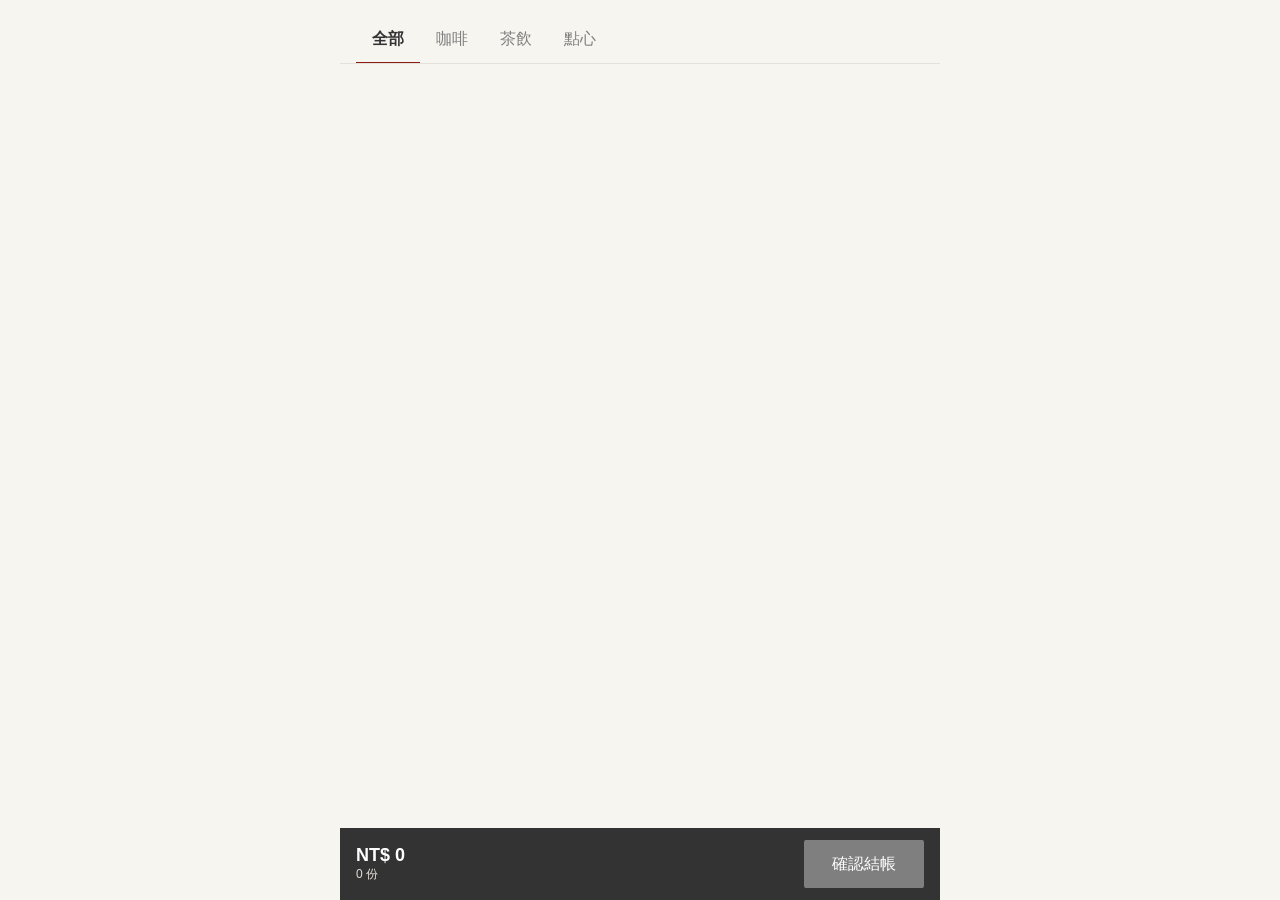
<file: coffee-order-system/frontend/index.html>
<!DOCTYPE html>
<html lang="zh-TW">
<head>
    <meta charset="UTF-8">
    <meta name="viewport" content="width=device-width, initial-scale=1.0, maximum-scale=1.0, user-scalable=no">
    <title>無印風咖啡點餐系統</title>
    <link rel="stylesheet" href="css/style.css">
</head>
<body>
    <header>
        <nav class="nav-tabs" id="category-tabs">
            <button class="nav-item active" data-category="全部">全部</button>
            <button class="nav-item" data-category="咖啡">咖啡</button>
            <button class="nav-item" data-category="茶飲">茶飲</button>
            <button class="nav-item" data-category="點心">點心</button>
        </nav>
    </header>

    <main class="product-list" id="product-list"></main>

    <template id="product-template">
        <div class="product-card">
            <div class="product-info">
                <h3 class="product-name"></h3>
                <p class="product-price"></p>
            </div>
            <button class="add-btn">＋</button>
        </div>
    </template>

    <div class="cart-drawer" id="cart-drawer">
        <div id="cart-items-container"></div>
    </div>

    <div class="bottom-bar" id="bottom-bar">
        <div class="cart-summary">
            <span class="cart-total-price">NT$ 0</span>
            <span class="cart-total-count">0 杯</span>
        </div>
        <button class="checkout-btn" id="checkout-btn">確認結帳</button>
    </div>

    <div class="modal-overlay" id="modal-overlay"></div>
    <div class="bottom-sheet" id="custom-modal">
        <div class="sheet-header">
            <h3 id="modal-product-name">商品名稱</h3>
            <button class="close-btn" id="close-modal-btn">✕</button>
        </div>
        
        <div class="option-group" id="ice-group">
            <h4>冰塊</h4>
            <div class="option-grid" id="ice-options">
                <button class="option-btn" data-val="熱">熱</button>
                <button class="option-btn selected" data-val="正常冰">正常冰</button>
                <button class="option-btn" data-val="少冰">少冰</button>
                <button class="option-btn" data-val="去冰">去冰</button>
            </div>
        </div>

        <div class="option-group" id="sugar-group">
            <h4>甜度</h4>
            <div class="option-grid" id="sugar-options">
                <button class="option-btn selected" data-val="正常糖">正常糖</button>
                <button class="option-btn" data-val="少糖">少糖</button>
                <button class="option-btn" data-val="半糖">半糖</button>
                <button class="option-btn" data-val="無糖">無糖</button>
            </div>
        </div>

        <button class="sheet-confirm-btn" id="add-to-cart-confirm-btn">加入購物車</button>
    </div>

    <script src="js/config.js"></script>
    <script src="js/app.js"></script>
</body>
</html>
</file>
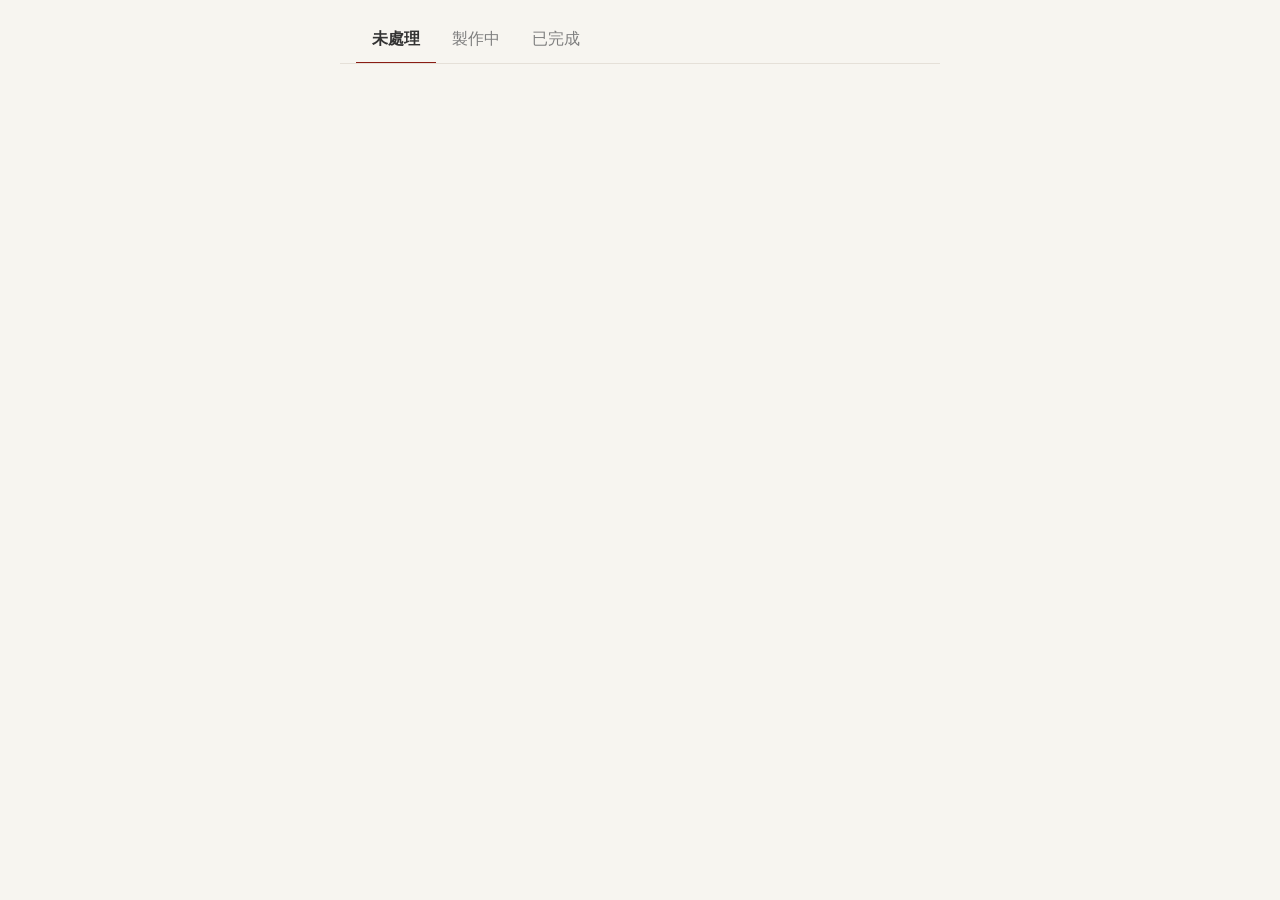
<file: coffee-order-system/frontend/admin.html>
<!DOCTYPE html>
<html lang="zh-TW">
<head>
    <meta charset="UTF-8">
    <meta name="viewport" content="width=device-width, initial-scale=1.0, maximum-scale=1.0, user-scalable=no">
    <title>店家管理看板</title>
    <link rel="stylesheet" href="css/style.css">
    <style>
        .admin-container { padding: 16px; }
    </style>
</head>
<body>
    <header>
        <nav class="nav-tabs" id="admin-tabs">
            <button class="nav-item active" data-status="pending">未處理</button>
            <button class="nav-item" data-status="making">製作中</button>
            <button class="nav-item" data-status="ready">已完成</button>
        </nav>
    </header>

    <main class="admin-container" id="admin-list"></main>

    <script src="js/config.js"></script>
    <script src="js/admin.js"></script>
</body>
</html>
</file>
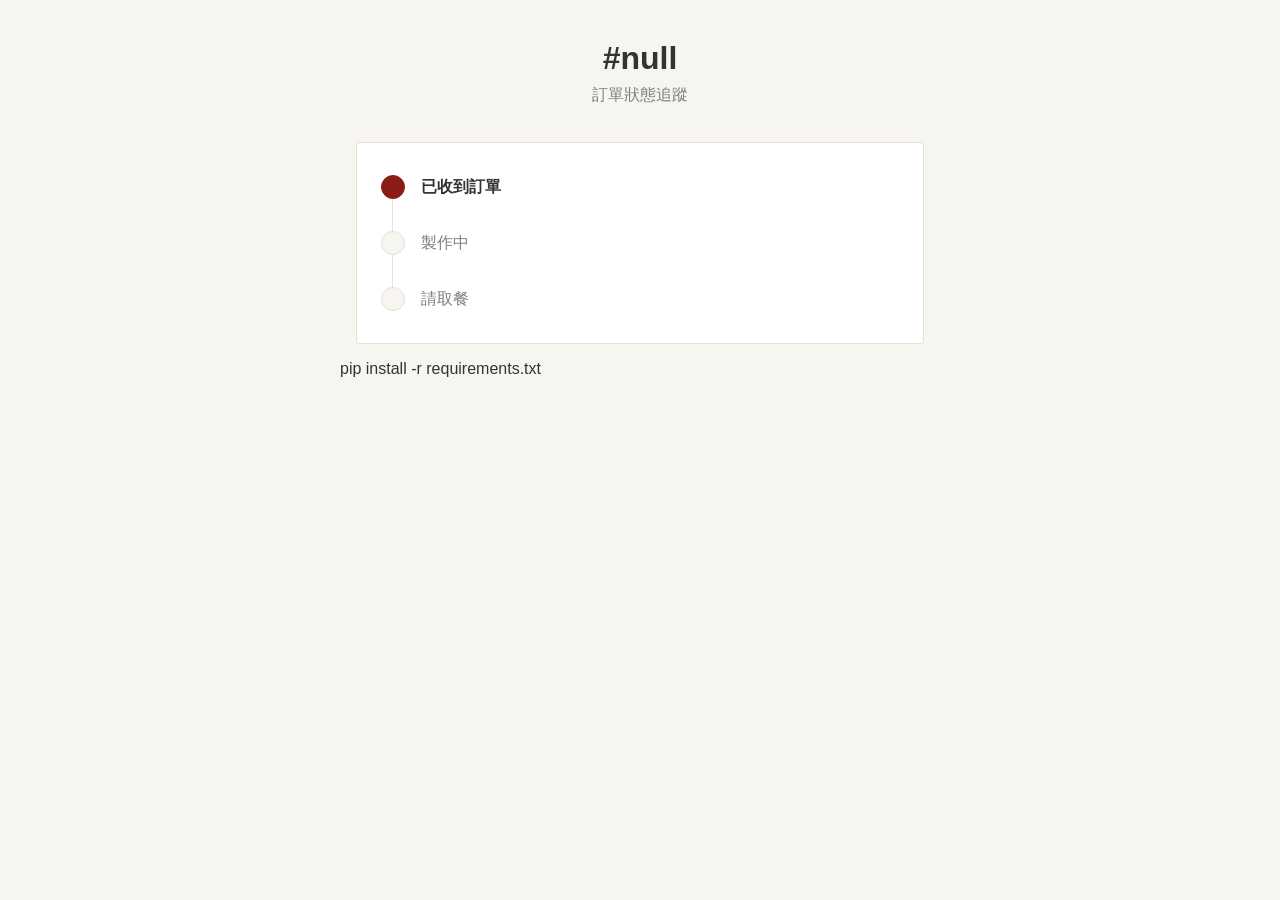
<file: coffee-order-system/frontend/order-status.html>
<!DOCTYPE html>
<html lang="zh-TW">
<head>
    <meta charset="UTF-8">
    <meta name="viewport" content="width=device-width, initial-scale=1.0, maximum-scale=1.0, user-scalable=no">
    <title>訂單狀態</title>
    <link rel="stylesheet" href="css/style.css">
    <style>
        .order-header { text-align: center; padding: 40px 16px 20px; }
        .order-header h1 { font-size: 32px; margin-bottom: 8px; color: var(--text-main); }
        .order-header p { color: var(--text-sub); }
    </style>
</head>
<body>
    <div class="order-header">
        <h1 id="display-order-id">#000</h1>
        <p>訂單狀態追蹤</p>
    </div>

    <div class="status-container">
        <div class="step active" id="step-pending">
            <div class="step-dot"></div>
            <div class="step-text">已收到訂單</div>
        </div>
        <div class="step" id="step-making">
            <div class="step-dot"></div>
            <div class="step-text">製作中</div>
        </div>
        <div class="step" id="step-ready">
            <div class="step-dot"></div>
            <div class="step-text">請取餐</div>
        </div>
    </div>

    <script src="js/config.js"></script>
    <script>
        const urlParams = new URLSearchParams(window.location.search);
        const orderId = urlParams.get('id');
        document.getElementById('display-order-id').textContent = `#${orderId}`;

        async function checkStatus() {
            if (!orderId) return;
            try {
                const res = await fetch(`${API_BASE_URL}/orders/${orderId}`);
                if (res.ok) {
                    const order = await res.json();
                    updateSteps(order.status);
                    if (order.status === 'ready') clearInterval(pollInterval);
                }
            } catch (err) {
                console.error(err);
            }
        }

        function updateSteps(status) {
            const making = document.getElementById('step-making');
            const ready = document.getElementById('step-ready');
            
            if (status === 'making' || status === 'ready') making.classList.add('active');
            if (status === 'ready') ready.classList.add('active');
        }

        const pollInterval = setInterval(checkStatus, 5000);
        checkStatus();
    </script>
</body>
</html>pip install -r requirements.txt
</file>
<file: coffee-order-system/frontend/css/style.css>
:root {
    --bg-color: #F7F5F0;
    --text-main: #333333;
    --text-sub: #7F7F7F;
    --border-color: #E5E0D8;
    --muji-red: #8A1C14;
    --white: #FFFFFF;
}

* {
    box-sizing: border-box;
    margin: 0;
    padding: 0;
    -webkit-tap-highlight-color: transparent;
}

body {
    background-color: var(--bg-color);
    color: var(--text-main);
    font-family: -apple-system, BlinkMacSystemFont, "Segoe UI", Roboto, "Helvetica Neue", Arial, sans-serif;
    max-width: 600px;
    margin: 0 auto;
    position: relative;
    padding-bottom: 90px;
    min-height: 100vh;
}

/* Header & Nav */
header {
    background: var(--bg-color);
    position: sticky;
    top: 0;
    z-index: 10;
    padding: 16px 0 0 0;
}

.nav-tabs {
    display: flex;
    overflow-x: auto;
    scrollbar-width: none;
    padding: 0 16px;
    border-bottom: 1px solid var(--border-color);
}
.nav-tabs::-webkit-scrollbar {
    display: none;
}

.nav-item {
    font-size: 16px;
    color: var(--text-sub);
    padding: 12px 16px;
    min-width: 48px;
    min-height: 48px;
    white-space: nowrap;
    border: none;
    background: transparent;
    cursor: pointer;
    border-bottom: 2px solid transparent;
    margin-bottom: -1px;
}

.nav-item.active {
    color: var(--text-main);
    font-weight: 600;
    border-bottom: 2px solid var(--muji-red);
}

/* Product List */
.product-list {
    padding: 16px;
    display: flex;
    flex-direction: column;
    gap: 12px;
}

.product-card {
    background-color: var(--white);
    border: 1px solid var(--border-color);
    border-radius: 2px;
    padding: 16px;
    display: flex;
    justify-content: space-between;
    align-items: center;
}

.product-info h3 {
    font-size: 16px;
    margin-bottom: 4px;
    color: var(--text-main);
    font-weight: 500;
}

.product-info p {
    font-size: 14px;
    color: var(--text-sub);
}

.add-btn {
    width: 48px;
    height: 48px;
    min-width: 48px;
    border: 1px solid var(--border-color);
    background: var(--white);
    color: var(--text-sub);
    font-size: 24px;
    font-weight: 300;
    border-radius: 2px;
    cursor: pointer;
    display: flex;
    align-items: center;
    justify-content: center;
}

/* Bottom Floating Bar */
.bottom-bar {
    position: fixed;
    bottom: 0;
    left: 50%;
    transform: translateX(-50%);
    width: 100%;
    max-width: 600px;
    height: 72px;
    background-color: var(--text-main);
    color: var(--white);
    display: flex;
    justify-content: space-between;
    align-items: center;
    padding: 0 16px;
    z-index: 50;
    cursor: pointer;
}

.cart-summary {
    display: flex;
    flex-direction: column;
}

.cart-total-price {
    font-size: 18px;
    font-weight: 600;
}

.cart-total-count {
    font-size: 12px;
    color: var(--border-color);
}

.checkout-btn {
    height: 48px;
    min-width: 120px;
    background-color: var(--text-sub);
    color: var(--white);
    border: none;
    border-radius: 2px;
    font-size: 16px;
    font-weight: 500;
    cursor: pointer;
    transition: background-color 0.2s;
}

.checkout-btn.active {
    background-color: var(--muji-red);
}

/* Cart Drawer */
.cart-drawer {
    position: fixed;
    bottom: 72px;
    left: 50%;
    transform: translateX(-50%) translateY(100%);
    width: 100%;
    max-width: 600px;
    background: var(--white);
    border-top: 1px solid var(--border-color);
    padding: 16px;
    z-index: 40;
    transition: transform 0.3s cubic-bezier(0.4, 0, 0.2, 1);
    max-height: 60vh;
    overflow-y: auto;
}

.cart-drawer.open {
    transform: translateX(-50%) translateY(0);
}

.cart-item {
    display: flex;
    justify-content: space-between;
    padding: 12px 0;
    border-bottom: 1px solid var(--border-color);
}

.cart-item-meta {
    font-size: 12px;
    color: var(--text-sub);
    margin-top: 4px;
}

/* Bottom Sheet Modal */
.modal-overlay {
    position: fixed;
    top: 0;
    left: 0;
    width: 100%;
    height: 100%;
    background: rgba(0, 0, 0, 0.4);
    z-index: 100;
    display: none;
}

.modal-overlay.open {
    display: block;
}

.bottom-sheet {
    position: fixed;
    bottom: 0;
    left: 50%;
    transform: translateX(-50%) translateY(100%);
    width: 100%;
    max-width: 600px;
    background: var(--bg-color);
    border-radius: 12px 12px 0 0;
    padding: 24px 16px 32px;
    z-index: 101;
    transition: transform 0.3s cubic-bezier(0.4, 0, 0.2, 1);
}

.bottom-sheet.open {
    transform: translateX(-50%) translateY(0);
}

.sheet-header {
    display: flex;
    justify-content: space-between;
    align-items: center;
    margin-bottom: 24px;
}

.close-btn {
    width: 48px;
    height: 48px;
    background: transparent;
    border: none;
    font-size: 24px;
    color: var(--text-sub);
    cursor: pointer;
}

.option-group {
    margin-bottom: 24px;
}

.option-group h4 {
    font-size: 14px;
    color: var(--text-sub);
    margin-bottom: 12px;
    font-weight: normal;
}

.option-grid {
    display: grid;
    grid-template-columns: repeat(4, 1fr);
    gap: 8px;
}

.option-btn {
    height: 48px;
    background: var(--white);
    border: 1px solid var(--border-color);
    border-radius: 2px;
    color: var(--text-main);
    font-size: 14px;
    cursor: pointer;
}

.option-btn.selected {
    border-color: var(--muji-red);
    color: var(--muji-red);
    font-weight: 500;
}

.sheet-confirm-btn {
    width: 100%;
    height: 56px;
    background: var(--text-main);
    color: var(--white);
    border: none;
    border-radius: 2px;
    font-size: 16px;
    cursor: pointer;
    margin-top: 16px;
}

/* Status Vertical Steps */
.status-container {
    padding: 32px 24px;
    background: var(--white);
    margin: 16px;
    border-radius: 2px;
    border: 1px solid var(--border-color);
}

.step {
    display: flex;
    gap: 16px;
    margin-bottom: 32px;
    position: relative;
}

.step::before {
    content: '';
    position: absolute;
    left: 11px;
    top: 24px;
    bottom: -32px;
    width: 1px;
    background: var(--border-color);
}

.step:last-child {
    margin-bottom: 0;
}

.step:last-child::before {
    display: none;
}

.step-dot {
    width: 24px;
    height: 24px;
    border-radius: 50%;
    border: 1px solid var(--border-color);
    background: var(--bg-color);
    z-index: 1;
}

.step.active .step-dot {
    background: var(--muji-red);
    border-color: var(--muji-red);
}

.step-text {
    font-size: 16px;
    color: var(--text-sub);
    line-height: 24px;
}

.step.active .step-text {
    color: var(--text-main);
    font-weight: 600;
}

/* Admin Tabs */
.admin-card {
    background: var(--bg-color);
    border: 1px solid var(--border-color);
    padding: 16px;
    margin-bottom: 12px;
}

.admin-action-btn {
    width: 100%;
    height: 50px;
    background: var(--text-main);
    color: var(--white);
    border: none;
    border-radius: 2px;
    margin-top: 12px;
    font-size: 16px;
    cursor: pointer;
}

.admin-notes {
    color: var(--muji-red);
    font-weight: bold;
    margin-top: 8px;
    font-size: 14px;
}
</file>
